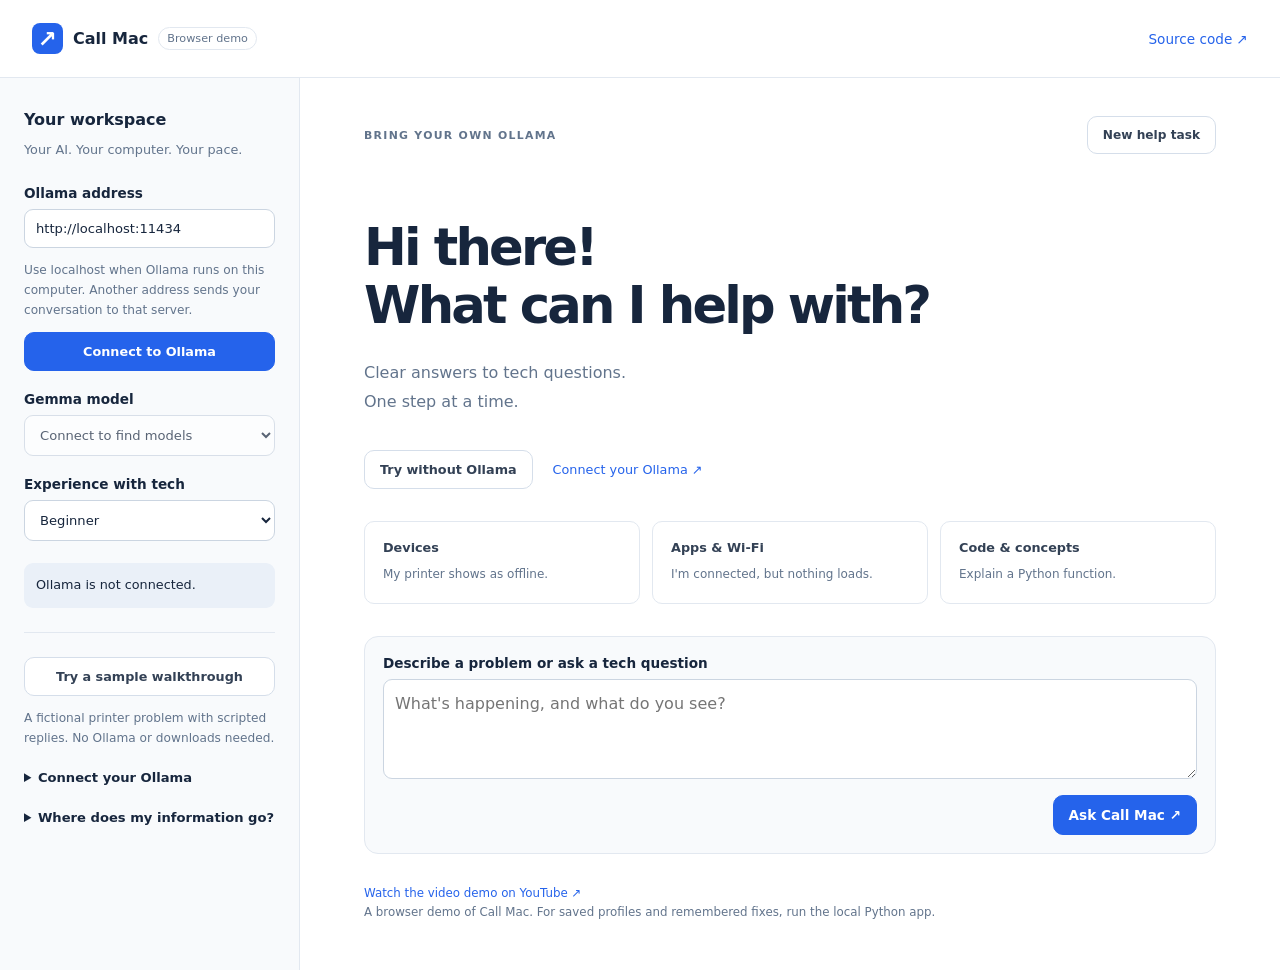
<file: demo/index.html>
<!doctype html>
<html lang="en">
<head>
  <meta charset="utf-8">
  <meta name="viewport" content="width=device-width, initial-scale=1">
  <meta name="description" content="Patient tech help, one step at a time. Try Call Mac with your own Ollama or explore a fictional sample.">
  <meta name="referrer" content="no-referrer">
  <title>Call Mac · Browser demo</title>
  <link rel="icon" href="./icon.svg" type="image/svg+xml">
  <link rel="stylesheet" href="./style.css">
  <script type="module" src="./app.js"></script>
</head>
<body>
  <header class="topbar">
    <a class="brand" href="./"><span class="brand-icon" aria-hidden="true">↗</span> Call Mac <span class="badge">Browser demo</span></a>
    <a href="https://github.com/mso-docs/Call-Mac" target="_blank" rel="noopener noreferrer">Source code ↗</a>
  </header>
  <div class="layout">
    <aside class="sidebar" aria-label="Connection and preferences">
      <details id="workspace" class="workspace" open>
      <summary class="workspace-toggle">Ollama & demo settings</summary>
      <h2>Your workspace</h2>
      <p class="muted">Your AI. Your computer. Your pace.</p>
      <form id="connection-form">
        <label for="endpoint">Ollama address</label>
        <input id="endpoint" type="url" value="http://localhost:11434" required autocomplete="off" spellcheck="false">
        <p class="hint">Use localhost when Ollama runs on this computer. Another address sends your conversation to that server.</p>
        <button id="connect" type="submit">Connect to Ollama</button>
      </form>
      <label for="model">Gemma model</label>
      <select id="model" disabled><option value="">Connect to find models</option></select>
      <label for="experience">Experience with tech</label>
      <select id="experience"><option>Beginner</option><option>Comfortable</option><option>Technical</option></select>
      <div id="connection-status" class="status" role="status">Ollama is not connected.</div>
      <hr>
      <button id="sample" class="secondary">Try a sample walkthrough</button>
      <p class="hint">A fictional printer problem with scripted replies. No Ollama or downloads needed.</p>
      <details id="setup">
        <summary>Connect your Ollama</summary>
        <ol>
          <li>Install <a href="https://ollama.com/download" target="_blank" rel="noopener noreferrer">Ollama</a> on this computer.</li>
          <li>Download a model: <code>ollama pull gemma3:4b</code></li>
          <li>Allow this site's origin in Ollama, then restart it:</li>
        </ol>
        <pre id="origin-command"></pre>
        <button id="copy-origin" class="secondary" type="button">Copy origin</button>
        <p class="hint">The command above is for a terminal, after stopping an existing Ollama process. For the desktop app or a Linux service, follow the <a href="https://docs.ollama.com/faq#how-do-i-configure-ollama-server" target="_blank" rel="noopener noreferrer">OS-specific instructions</a>. Set OLLAMA_ORIGINS to <code id="site-origin"></code>. Use this exact origin, rather than *.</p>
        <p class="hint">If your browser asks to access local devices, allow it for this site. If access is blocked, check site permissions or try a current desktop Chrome/Edge browser. You can also run this demo locally.</p>
        <p class="hint">Ollama can stay on localhost. You do not need to open ports or expose it to the internet.</p>
      </details>
      <details>
        <summary>Where does my information go?</summary>
        <p class="hint">Your browser sends the problem, feedback, and selected experience directly to the Ollama address you choose. This site has no AI proxy, accounts, analytics, or shared database. The hosting provider still serves the page and may record ordinary access logs.</p>
        <p class="hint">Conversation and connection settings stay in this tab's memory. Reloading clears them. Nothing is saved to local storage. Avoid entering passwords or other secrets. AI advice can be wrong; review it before acting.</p>
      </details>
      </details>
    </aside>
    <main>
      <div class="conversation-heading"><span id="mode-label" class="eyebrow">BRING YOUR OWN OLLAMA</span><button id="new-task" class="secondary">New help task</button></div>
      <section id="welcome">
        <h1>Hi there!<br>What can I help with?</h1>
        <p class="subtitle">Clear answers to tech questions.<br>One step at a time.</p>
        <div class="welcome-actions"><button id="sample-start" class="secondary">Try without Ollama</button><a id="setup-link" href="#connection-form">Connect your Ollama ↗</a></div>
        <div class="examples">
          <button class="example" data-problem="My printer is on, but shows as offline."><strong>Devices</strong><span>My printer shows as offline.</span></button>
          <button class="example" data-problem="I'm connected to Wi-Fi, but websites won't load."><strong>Apps & Wi-Fi</strong><span>I'm connected, but nothing loads.</span></button>
          <button class="example" data-problem="Show me a simple Python function and explain how it works."><strong>Code & concepts</strong><span>Explain a Python function.</span></button>
        </div>
      </section>
      <div id="sample-notice" class="notice" hidden>Sample mode · Fictional printer scenario, scripted replies. Your text does not go to an AI.</div>
      <section id="conversation" aria-label="Conversation" aria-live="polite"></section>
      <div id="error" class="error" role="alert" hidden></div>
      <div id="working" class="working" role="status" hidden>Waiting for your Ollama… <button id="cancel" class="secondary" type="button">Stop</button></div>
      <button id="retry" class="secondary" hidden>Retry response</button>
      <form id="problem-form" class="composer">
        <label for="problem">Describe a problem or ask a tech question</label>
        <textarea id="problem" rows="3" maxlength="4000" required placeholder="What's happening, and what do you see?"></textarea>
        <button id="send" type="submit">Ask Call Mac ↗</button>
      </form>
      <form id="feedback-form" class="feedback" hidden>
        <label id="observation-label" for="observation">What happened? (optional)</label>
        <textarea id="observation" rows="3" maxlength="2000" placeholder="Tell me what changed or what you see…"></textarea>
        <div id="action-buttons" class="button-row"><button type="button" data-feedback="fixed">Fixed it</button><button type="button" data-feedback="failed" class="secondary">Still broken</button><button type="button" data-feedback="unclear" class="secondary">I don't understand</button></div>
        <button id="reply" type="submit" hidden>Send reply ↗</button>
      </form>
      <p class="footer-note"><a href="https://youtu.be/4DAJSamZxpw" target="_blank" rel="noopener noreferrer">Watch the video demo on YouTube ↗</a><br>A browser demo of Call Mac. For saved profiles and remembered fixes, run the local Python app.</p>
      <noscript>This demo needs JavaScript to connect to Ollama and show the sample walkthrough.</noscript>
    </main>
  </div>
</body>
</html>
</file>
<file: demo/style.css>
:root{font-family:Inter,ui-sans-serif,system-ui,-apple-system,BlinkMacSystemFont,"Segoe UI",sans-serif;color:#17263d;background:#fff;font-synthesis:none;--line:#e2e8f0;--blue:#2563eb;--muted:#62748c}
*{box-sizing:border-box}body{margin:0}a{color:var(--blue);text-decoration:none}a:hover{text-decoration:underline}button,input,select,textarea{font:inherit}button{cursor:pointer;border:1px solid var(--blue);border-radius:10px;padding:11px 15px;background:var(--blue);color:white;font-weight:600;transition:background .15s}button:hover{background:#1d4ed8}button:disabled{opacity:.5;cursor:wait}.secondary{background:white;color:#334155;border-color:#d5deea}.secondary:hover{background:#f1f5f9}input,select,textarea{width:100%;border:1px solid #cbd5e1;border-radius:9px;padding:11px;background:white;color:inherit}textarea{resize:vertical;line-height:1.6}label{display:block;font-size:.85rem;font-weight:600;margin:20px 0 8px}input:focus,select:focus,textarea:focus,button:focus-visible,summary:focus-visible,a:focus-visible{outline:3px solid #93c5fd;outline-offset:3px}.topbar{height:78px;border-bottom:1px solid var(--line);display:flex;align-items:center;justify-content:space-between;padding:0 32px;gap:16px}.topbar>a:last-child{font-size:.85rem}.brand{display:flex;align-items:center;gap:10px;color:#17263d;font-weight:750;white-space:nowrap}.brand-icon{display:grid;place-items:center;background:var(--blue);color:white;border-radius:8px;width:31px;height:31px;font-size:23px}.badge{font-size:.7rem;color:var(--muted);border:1px solid var(--line);padding:4px 8px;border-radius:99px;font-weight:500}.layout{display:grid;grid-template-columns:300px minmax(0,1fr);min-height:calc(100vh - 78px)}.sidebar{background:#f8fafc;border-right:1px solid var(--line);padding:32px 24px}.sidebar h2{font-size:1rem;margin:0 0 8px}.muted,.hint,.footer-note{color:var(--muted)}.muted{font-size:.8rem;margin-bottom:28px}.hint{font-size:.76rem;line-height:1.65}.sidebar button{width:100%;font-size:.8rem}.sidebar input,.sidebar select{font-size:.82rem}.status{font-size:.8rem;line-height:1.6;padding:12px;border-radius:9px;background:#eaf0f8;margin-top:22px}.status[data-state="ready"]{background:#dcfce7;color:#166534}hr{border:0;border-top:1px solid var(--line);margin:24px 0}details{margin-top:20px}summary{font-size:.82rem;font-weight:600;cursor:pointer;line-height:1.5}ol{padding-left:20px;font-size:.8rem;line-height:1.8}code,pre{font-family:ui-monospace,SFMono-Regular,Consolas,monospace}code{font-size:.85em}pre{white-space:pre-wrap;overflow-wrap:anywhere;background:#edf2f8;border:1px solid var(--line);padding:12px;border-radius:9px;font-size:.75rem;line-height:1.6}main{width:100%;max-width:1100px;margin:auto;padding:38px clamp(24px,5vw,76px) 36px;align-self:start;min-width:0}.conversation-heading{display:flex;align-items:center;justify-content:space-between;gap:12px;margin-bottom:65px}.eyebrow{font-size:.68rem;letter-spacing:.12em;font-weight:700;color:var(--muted)}.conversation-heading button{font-size:.76rem}h1{font-size:clamp(2.2rem,4vw,3.6rem);line-height:1.13;letter-spacing:-.055em;font-weight:700;margin:0 0 24px}.subtitle{color:var(--muted);font-size:1rem;line-height:1.8;margin:0 0 34px}.examples{display:grid;grid-template-columns:repeat(3,minmax(0,1fr));gap:12px;margin:32px 0}.example{background:white;color:#334155;border-color:var(--line);padding:18px;text-align:left;font-size:.8rem}.example:hover{background:#f8fafc}.example strong,.example span{display:block}.example span{font-weight:400;color:var(--muted);font-size:.75rem;margin-top:10px;line-height:1.6}.composer{border:1px solid var(--line);padding:18px;border-radius:14px;background:#f8fafc;display:flow-root}.composer label{margin-top:0}.composer textarea{background:white}.composer button{float:right;margin-top:12px;font-size:.85rem}.footer-note{font-size:.74rem;line-height:1.6;margin-top:30px}.notice,.error{padding:14px 18px;font-size:.83rem;line-height:1.7;border-radius:10px;margin:16px 0;overflow-wrap:anywhere}.notice{background:#eff6ff;border:1px solid #bfdbfe;color:#1e40af}.error{background:#fff1f2;border:1px solid #fecdd3;color:#9f1239}.working{color:var(--muted);font-size:.85rem;margin:16px 0;display:flex;align-items:center;justify-content:space-between;gap:16px}.message{margin:20px 0;padding:22px;border:1px solid var(--line);border-radius:14px;overflow-wrap:anywhere}.message.user{background:#f1f5f9;border-color:transparent}.message .speaker{font-size:.7rem;font-weight:700;color:var(--muted);margin-bottom:12px;text-transform:uppercase;letter-spacing:.08em}.message h3{font-size:1rem;margin:0 0 12px}.message p{font-size:.94rem;line-height:1.8;white-space:pre-wrap;margin:12px 0}.message .assessment{color:#52657d;font-size:.88rem}.message .warning{background:#fffbeb;color:#92400e;padding:12px;border-radius:9px;font-size:.85rem}.message details p{font-size:.85rem;color:var(--muted)}.message pre{font-size:.85rem;white-space:pre;overflow:auto}.feedback{padding:0 4px}.button-row{display:flex;gap:10px;flex-wrap:wrap;margin-top:16px}.button-row button{font-size:.8rem}.feedback>button{margin-top:14px}.feedback label{margin-top:18px}[hidden]{display:none!important}
@media(max-width:850px){.layout{grid-template-columns:260px minmax(0,1fr)}.sidebar{padding:28px 18px}.examples{grid-template-columns:1fr}.conversation-heading{margin-bottom:40px}.example{padding:14px}.example span{margin-top:6px}}
@media(max-width:620px){.topbar{height:auto;min-height:70px;padding:18px;flex-wrap:wrap}.badge{display:none}.layout{display:flex;flex-direction:column}.sidebar{border-right:0;border-bottom:1px solid var(--line);padding:24px}.sidebar .muted{margin-bottom:16px}main{padding:26px 22px}.conversation-heading{margin-bottom:36px}h1{font-size:2.6rem}.examples{grid-template-columns:1fr}.button-row{display:grid;grid-template-columns:1fr}.message{padding:18px}.footer-note{margin-top:24px}}
.workspace{margin:0}.workspace-toggle{display:none}.welcome-actions{display:flex;align-items:center;gap:20px;flex-wrap:wrap;font-size:.8rem;margin:24px 0}.welcome-actions button{font-size:.8rem}
@media(max-width:620px){.workspace-toggle{display:list-item;font-size:.85rem}.workspace[open]>.workspace-toggle{margin-bottom:24px}.workspace h2{display:none}.sidebar{padding:18px 24px}.welcome-actions{gap:16px}}
</file>
